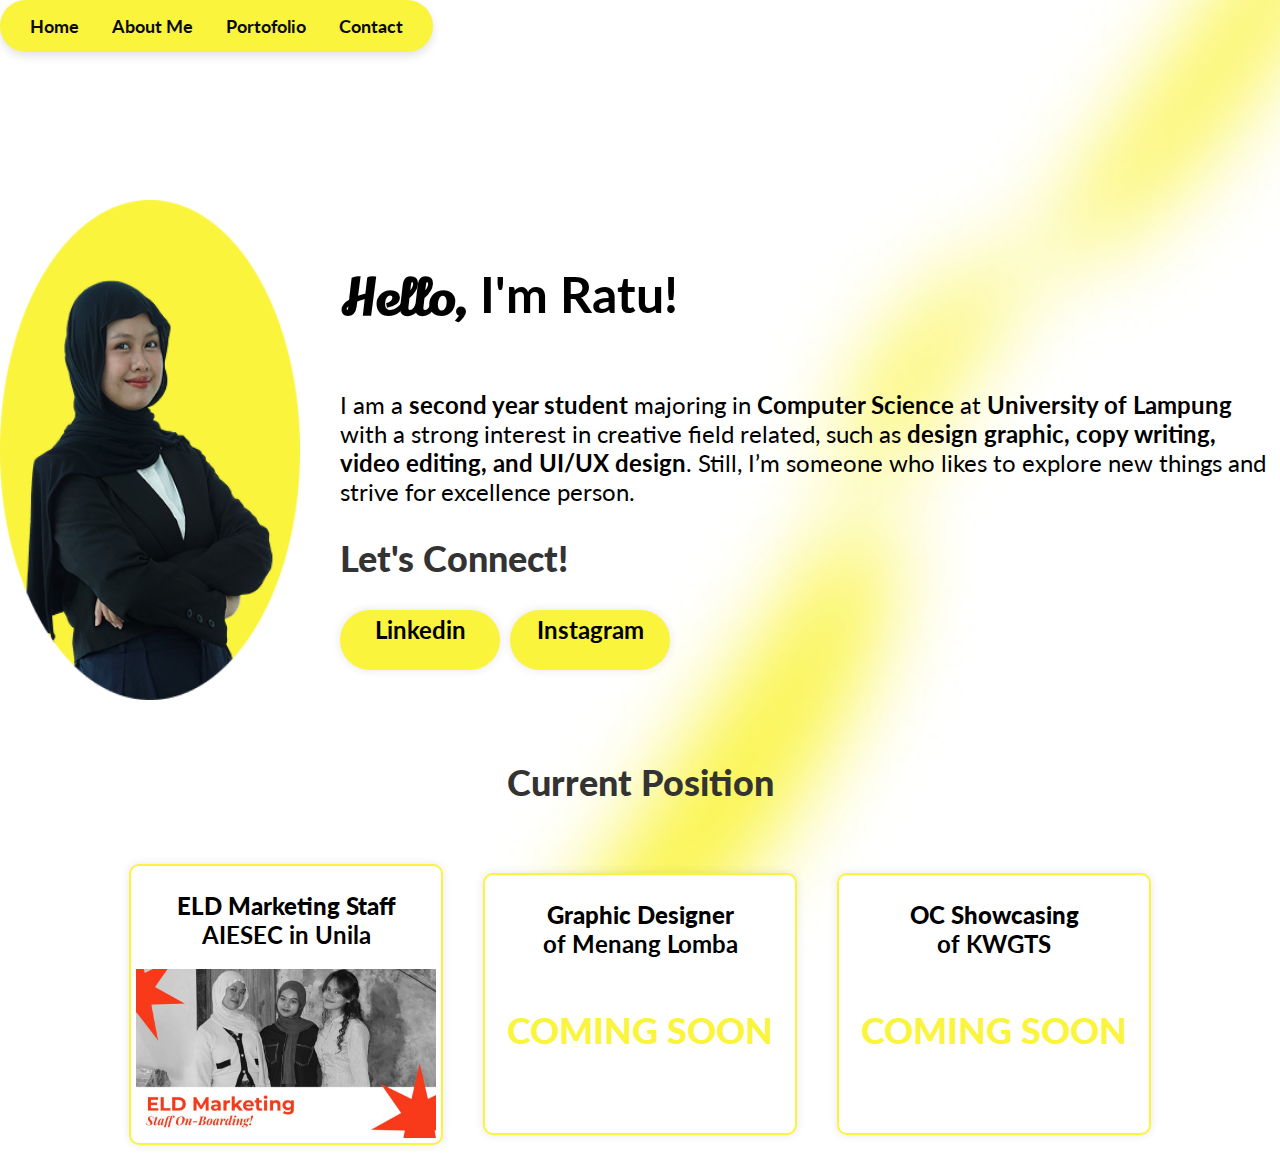
<file: index.html>
<!DOCTYPE html>
<html lang="en">
<head>
  <meta charset="UTF-8">
  <meta name="viewport" content="width=device-width, initial-scale=1.0">
  <title>Ratu's </title>
  <link href="https://cdn.jsdelivr.net/npm/bootstrap@5.3.5/dist/css/bootstrap.min.css" rel="stylesheet" integrity="sha384-SgOJa3DmI69IUzQ2PVdRZhwQ+dy64/BUtbMJw1MZ8t5HZApcHrRKUc4W0kG879m7" crossorigin="anonymous">
    <link href="https://fonts.googleapis.com/css2?family=Lato:wght@300;400;700&display=swap" rel="stylesheet">
    <link href="https://fonts.googleapis.com/css2?family=Lily+Script+One&display=swap" rel="stylesheet">
    <link rel="stylesheet" href="style.css">
<body>

    <div class="navbar">
        <nav class="navbar_wrapper">
            <ul class="nav-links">
                <li><a href="index.html">Home</a></li>
                <li class="dropdown">
                  <a href=" ">About Me</a>
                  <ul class="dropdown-menu">
                    <li><a href="profile.html">Profile</a></li>
                    <li><a href="experience.html">Experience</a></li>
                  </ul>
                </li>
                <li><a href="design.html">Portofolio</a></li>
                <li><a href="contact.html">Contact</a></li>
            </ul>
        </nav>
    </div>

    <div class="hero-section">
        <div class="top-content">
          <img src="ratu.png" class="Foto" />
          <div class="intro-text">
            <div class="judul">
                <h1 style="font-family: 'Lily Script One', cursive;">
                    Hello,
                   </h1>
                   <h1>I'm Ratu!</h1> 
            </div>
            <p style="font-size: 24px;">
              I am a <b>second year student</b> majoring in <b>Computer Science</b> at
              <b>University of Lampung</b> with a strong interest in creative field
              related, such as <b>design graphic, copy writing, video editing, and UI/UX design</b>.
              Still, I’m someone who likes to explore new things and strive for excellence person.
            </p>
            <h2>Let's Connect!</h2>
                <div class="judul">
                    <div class="link-btn"><a href="https://www.linkedin.com/in/ratuberlianarosfadilamachendra/" >Linkedin</a></div>                 
                    <div class="link-btn"><a href="https://www.instagram.com/ratubrliana/" >Instagram</a></div>   
                </div>
          </div>
        </div>


        <h2>Current Position</h2>

        <div class="top-content">
            <div class="box">
              <div class="text-wrapper">
                <a href="eld.html" style=" font-weight: 700; color: black; text-decoration: none;"><strong>ELD Marketing Staff</strong><br> AIESEC in Unila</a>
              </div>
              <div class="image-wrapper">
                <img src="background.jpg" alt="Eldora" width="150px" height="100px">
              </div> 
            </div>

            <div class="box">
              <div class="text-wrapper"> 
                <a href="" style=" font-weight: 700; color: black; text-decoration: none;"><strong>Graphic Designer</strong><br> of Menang Lomba</a>
              </div>
              <div class="image-wrapper" style="height: 150px;">
                <h2 style="color:#FAF43D;">COMING SOON</h2>
              </div>
            </div>

            <div class="box">
              <div class="text-wrapper"> 
                <a href="" style=" font-weight: 700; color: black; text-decoration: none;"><strong>OC Showcasing</strong><br> of KWGTS</a>
              </div>
              <div class="image-wrapper" style="height: 150px;">
                <h2 style="color:#FAF43D;">COMING SOON</h2>
              </div>
            </div>
        </div>
      
        
      </div>


  <!-- Footer 
  <footer class="text-center p-3 bg-light">
    <p>&copy; 2025 Ratu. All rights reserved.</p>
  </footer>
-->
  <script src="https://cdn.jsdelivr.net/npm/bootstrap@5.3.2/dist/js/bootstrap.bundle.min.js"></script>
</body>
</html>
</file>
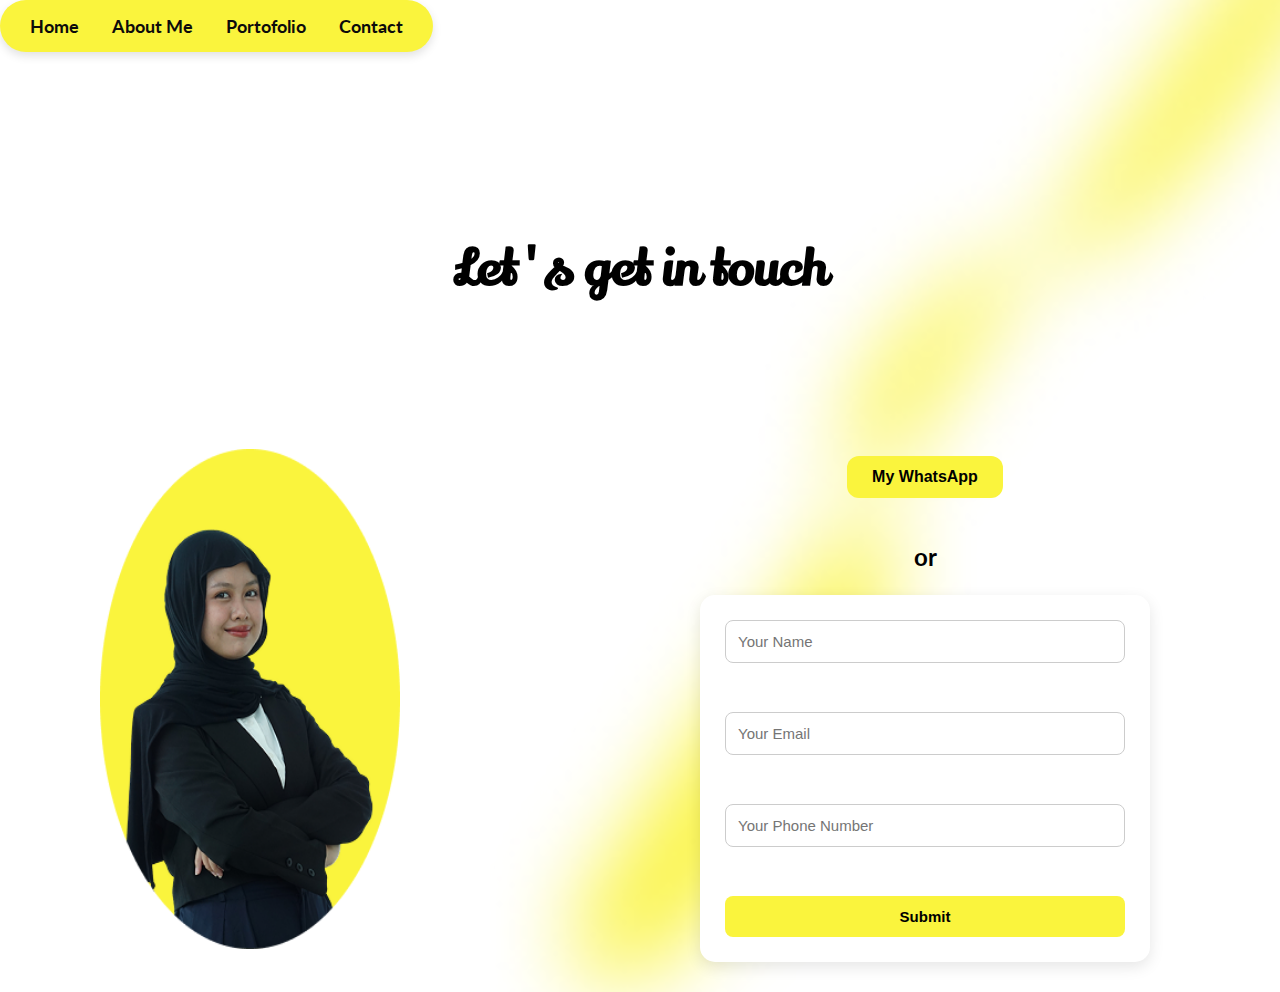
<file: contact.html>
<!DOCTYPE html>
<html lang="en">
<head>
  <meta charset="UTF-8">
  <meta name="viewport" content="width=device-width, initial-scale=1.0">
  <title>Ratu's</title>
  <link href="https://cdn.jsdelivr.net/npm/bootstrap@5.3.5/dist/css/bootstrap.min.css" rel="stylesheet" integrity="sha384-SgOJa3DmI69IUzQ2PVdRZhwQ+dy64/BUtbMJw1MZ8t5HZApcHrRKUc4W0kG879m7" crossorigin="anonymous">
    <link href="https://fonts.googleapis.com/css2?family=Lato:wght@300;400;700&display=swap" rel="stylesheet">
    <link href="https://fonts.googleapis.com/css2?family=Lily+Script+One&display=swap" rel="stylesheet">
    <link rel="stylesheet" href="style.css">


<body>
  
 <div class="navbar">
        <nav class="navbar_wrapper">
            <ul class="nav-links">
                <li><a href="index.html">Home</a></li>
                <li class="dropdown">
                  <a href=" ">About Me</a>
                  <ul class="dropdown-menu">
                    <li><a href="profile.html">Profile</a></li>
                    <li><a href="experience.html">Experience</a></li>
                  </ul>
                </li>
                <li><a href="design.html">Portofolio</a></li>
                <li><a href="contact.html">Contact</a></li>
            </ul>
        </nav>
    </div>
  
<div class="hero-section">
    <h1 style="font-family: 'Lily Script One', cursive;"">Let's get in touch</h1>
</div>
<div class="hero-section2">
    <div class="top-content2">
        <img src="ratu.png" class="Foto" />
        <div class="wrap">
            <a href="https://wa.me/6287897770515" target="_blank"> 
               <button class="whatsapp-btn">My WhatsApp</button>
            </a>
            <p style="font-size: 24px;font-weight: 700;">or</p>
            <!-- Form Email & No HP -->
            <form action="https://formsubmit.co/ratubrliana@gmail.com" method="POST">
            <input type="text" name="name" placeholder="Your Name" required><br>
            <input type="email" name="email" placeholder="Your Email" required><br>
            <input type="tel" name="phone" placeholder="Your Phone Number"><br>

            <!-- anti spam -->
            <input type="hidden" name="_captcha" value="false">
            
            <button type="submit">Submit</button>
            </form>
        </div>
    </div>
</div>
  
  <!-- Footer 
  <footer class="text-center p-3 bg-light">
    <p>&copy; 2025 Ratu. All rights reserved.</p>
  </footer>
-->
  <script src="https://cdn.jsdelivr.net/npm/bootstrap@5.3.2/dist/js/bootstrap.bundle.min.js"></script>
</body>
</html>
</file>
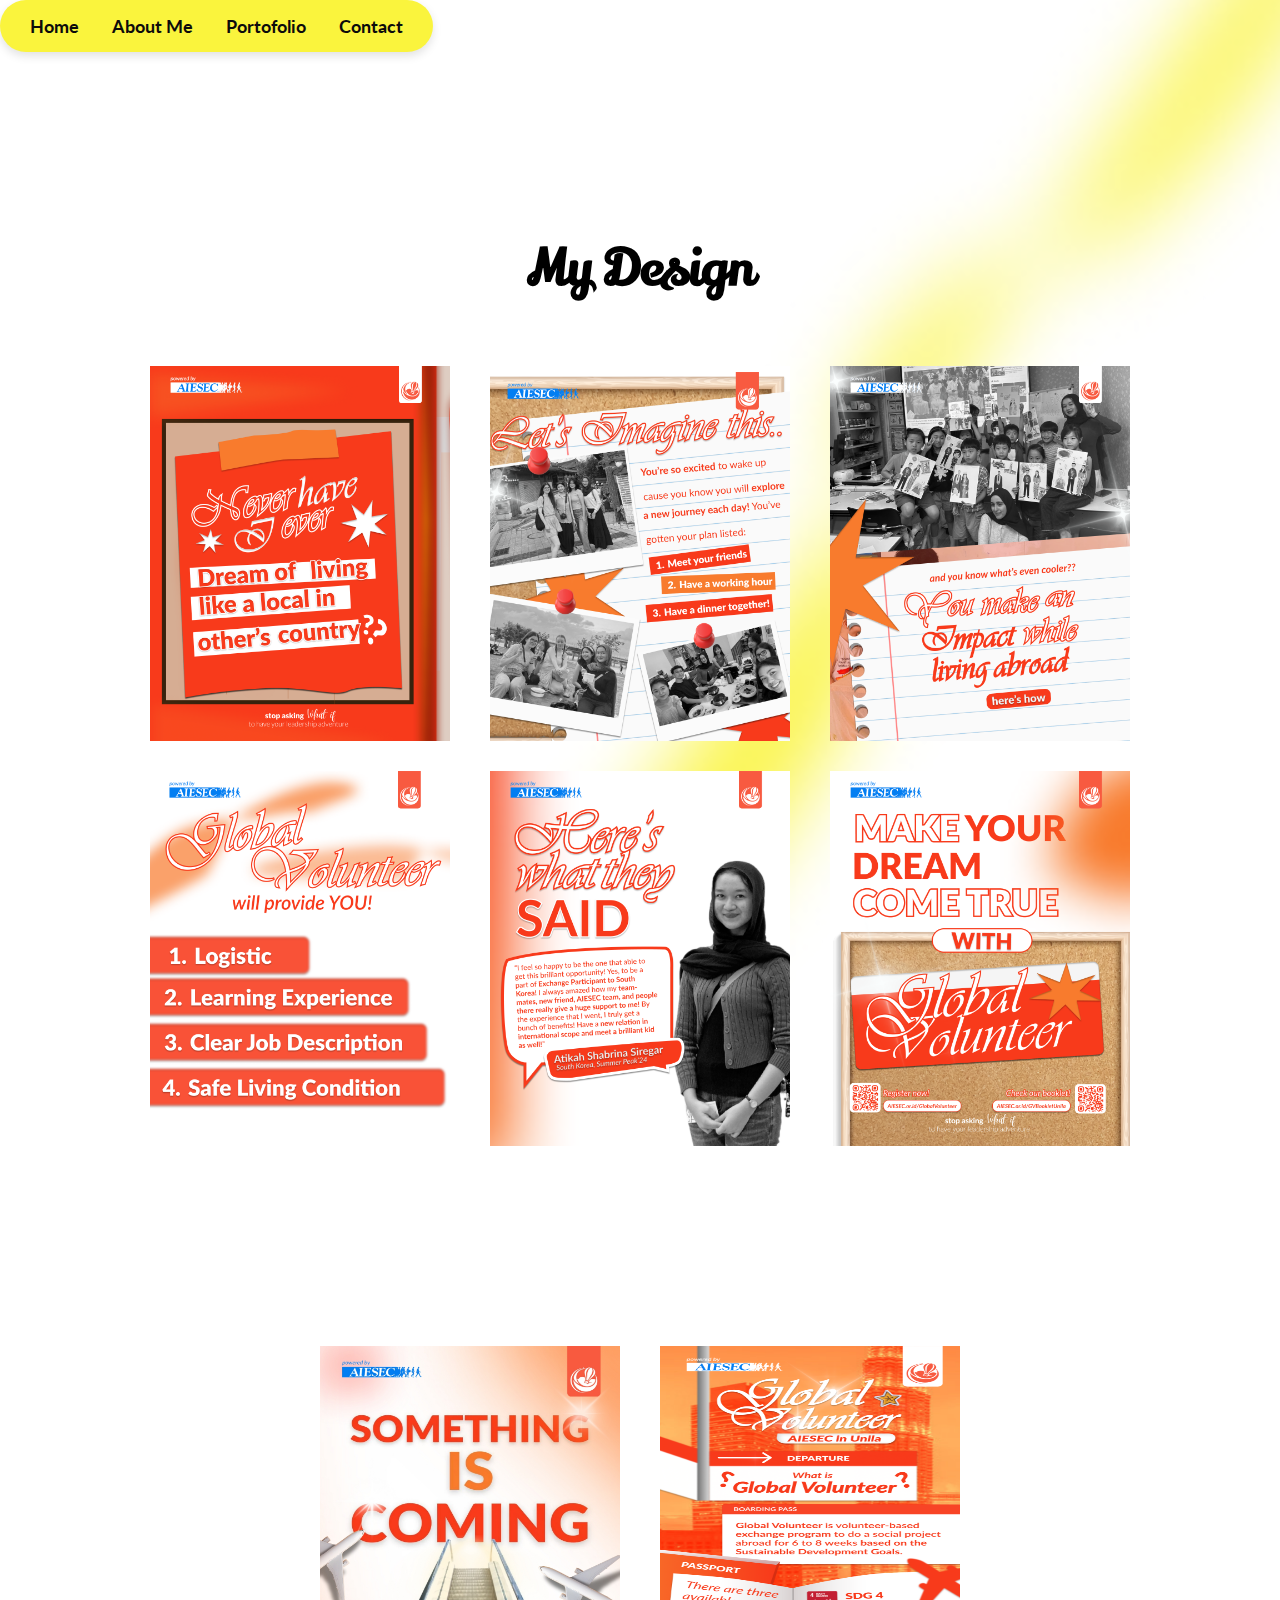
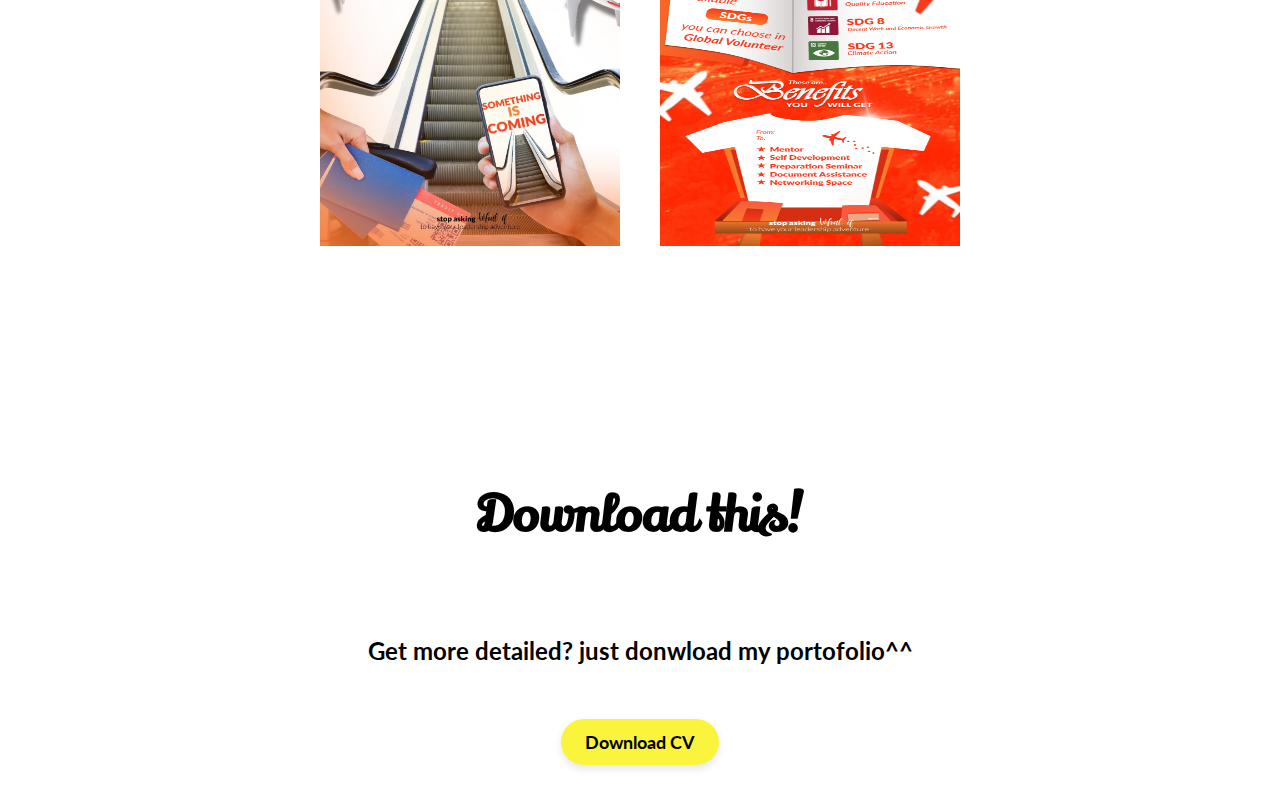
<file: design.html>
<!DOCTYPE html>
<html lang="en">
<head>
  <meta charset="UTF-8">
  <meta name="viewport" content="width=device-width, initial-scale=1.0">
  <title>Ratu's</title>
  <link href="https://cdn.jsdelivr.net/npm/bootstrap@5.3.5/dist/css/bootstrap.min.css" rel="stylesheet" integrity="sha384-SgOJa3DmI69IUzQ2PVdRZhwQ+dy64/BUtbMJw1MZ8t5HZApcHrRKUc4W0kG879m7" crossorigin="anonymous">
    <link href="https://fonts.googleapis.com/css2?family=Lato:wght@300;400;700&display=swap" rel="stylesheet">
    <link href="https://fonts.googleapis.com/css2?family=Lily+Script+One&display=swap" rel="stylesheet">
    <link rel="stylesheet" href="style.css">
<body>
  
 <div class="navbar">
        <nav class="navbar_wrapper">
            <ul class="nav-links">
                <li><a href="index.html">Home</a></li>
                <li class="dropdown">
                  <a href=" ">About Me</a>
                  <ul class="dropdown-menu">
                    <li><a href="profile.html">Profile</a></li>
                    <li><a href="experience.html">Experience</a></li>
                  </ul>
                </li>
                <li><a href="design.html">Portofolio</a></li>
                <li><a href="contact.html">Contact</a></li>
            </ul>
        </nav>
    </div>

    <div class="hero-section">
        <h1 style="font-family: 'Lily Script One', cursive;">My Design</h1>
        <div class="top-content">
            <img src="Instagram post - 1.png" alt="" width="300px">
            <img src="Lets imagine this.png" alt="" width="300px">
            <img src="Instagram post - 4.png" alt="" width="300px">
        </div>
        <div class="top-content">
            <img src="Choose your dream country.png" alt="" width="300px">
            <img src="Instagram post - 6.png" alt="" width="300px">
            <img src="Make your dream come true with Global Volunteer.png" alt="" width="300px">
        </div>
    </div>

    <div class="hero-section">
        <div class="top-content">
            <img src="Cover Teaser Reels GV Batch 2_White Ver.jpg" alt="" width="300px" height="500px">
            <img src="GSTAND BANNER GV.png" alt="" width="300px" height="500px">
        </div>
    </div>

    <div class="hero-section">
        <h1 style="font-family: 'Lily Script One', cursive;">Download this!</h1>
        <h3>Get more detailed? just donwload my portofolio^^</h3>
        <a href="portofolio.pdf" download class="download-btn">Download CV</a>

    </div>



        

  <!-- Footer 
  <footer class="text-center p-3 bg-light">
    <p>&copy; 2025 Ratu. All rights reserved.</p>
  </footer>
-->
  <script src="https://cdn.jsdelivr.net/npm/bootstrap@5.3.2/dist/js/bootstrap.bundle.min.js"></script>
</body>
</html>
</file>
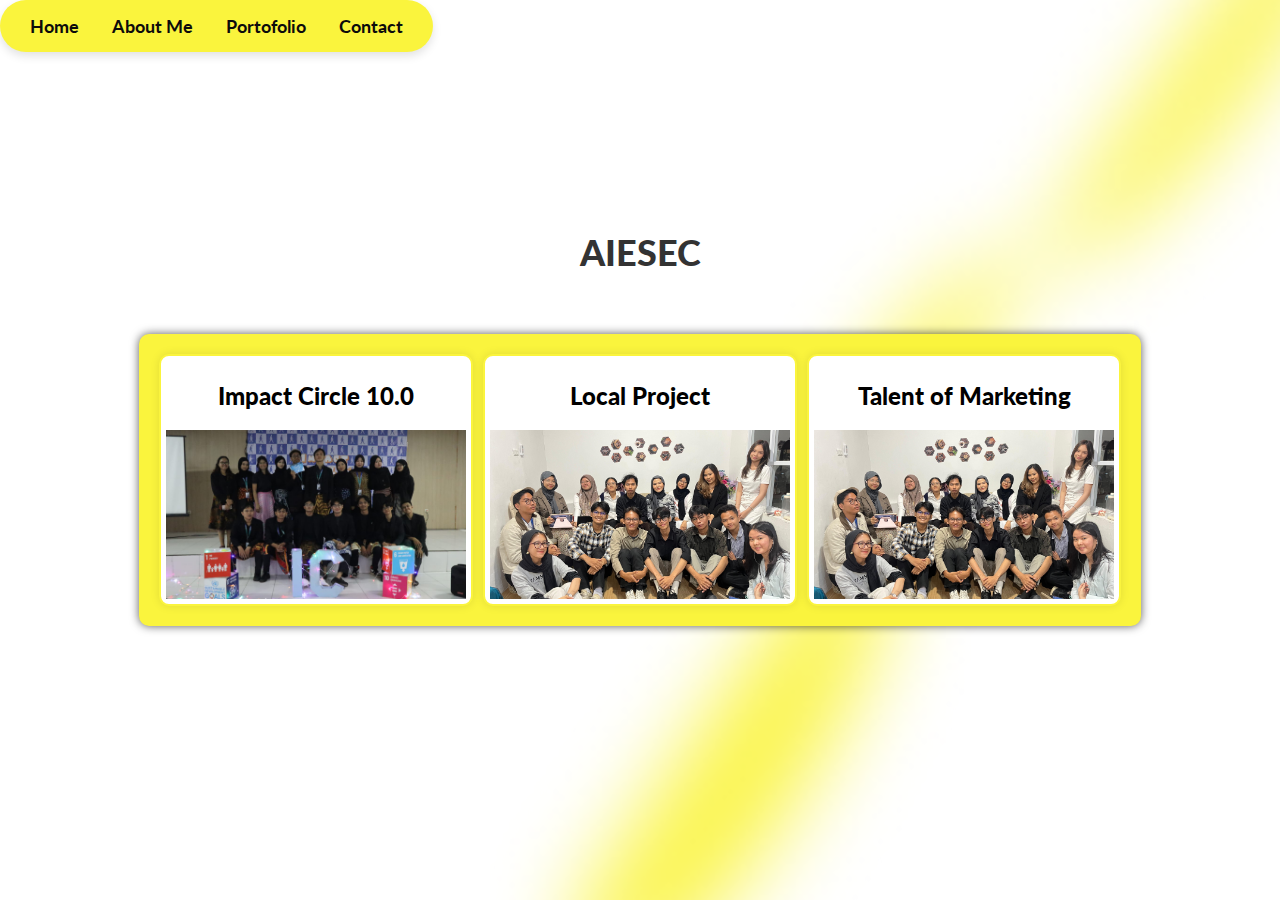
<file: experience.html>
<!DOCTYPE html>
<html lang="en">
<head>
  <meta charset="UTF-8">
  <meta name="viewport" content="width=device-width, initial-scale=1.0">
  <title>Ratu's</title>
  <link href="https://cdn.jsdelivr.net/npm/bootstrap@5.3.5/dist/css/bootstrap.min.css" rel="stylesheet" integrity="sha384-SgOJa3DmI69IUzQ2PVdRZhwQ+dy64/BUtbMJw1MZ8t5HZApcHrRKUc4W0kG879m7" crossorigin="anonymous">
    <link href="https://fonts.googleapis.com/css2?family=Lato:wght@300;400;700&display=swap" rel="stylesheet">
    <link href="https://fonts.googleapis.com/css2?family=Lily+Script+One&display=swap" rel="stylesheet">
    <link rel="stylesheet" href="style.css">
<body>
 <div class="navbar">
        <nav class="navbar_wrapper">
            <ul class="nav-links">
                <li><a href="index.html">Home</a></li>
                <li class="dropdown">
                  <a href=" ">About Me</a>
                  <ul class="dropdown-menu">
                    <li><a href="profile.html">Profile</a></li>
                    <li><a href="experience.html">Experience</a></li>
                  </ul>
                </li>
                <li><a href="design.html">Portofolio</a></li>
                <li><a href="contact.html">Contact</a></li>
            </ul>
        </nav>
    </div>

    <div class="hero-section">
            <h2 style="font-weight: 1000;">
                AIESEC
            </h2> 
            <div class="boxwide2">
                <div class="box">
                    <div class="text-wrapper">
                    <a href="ic.html" style=" font-weight: 700; color: black; text-decoration: none;"><strong>Impact Circle 10.0</strong></a>
                    </div>
                    <div class="image-wrapper">
                    <img src="impactcircle.jpg" alt="Eldora" width="150px" height="100px">
                    </div> 
                </div>
                <div class="box">
                    <div class="text-wrapper">
                    <a href="" style=" font-weight: 700; color: black; text-decoration: none;"><strong>Local Project</strong></a>
                    </div>
                    <div class="image-wrapper">
                    <img src="localproject.jpg" alt="localproject" width="150px" height="100px">
                    </div> 
                </div>
                <div class="box">
                    <div class="text-wrapper">
                    <a href="" style=" font-weight: 700; color: black; text-decoration: none;"><strong>Talent of Marketing</strong></a>
                    </div>
                    <div class="image-wrapper">
                    <img src="localproject.jpg" alt="Marketing" width="150px" height="100px">
                    </div> 
                </div>
            
            </div>    
         </div>

        

  <!-- Footer 
  <footer class="text-center p-3 bg-light">
    <p>&copy; 2025 Ratu. All rights reserved.</p>
  </footer>
-->
  <script src="https://cdn.jsdelivr.net/npm/bootstrap@5.3.2/dist/js/bootstrap.bundle.min.js"></script>
</body>
</html>
</file>
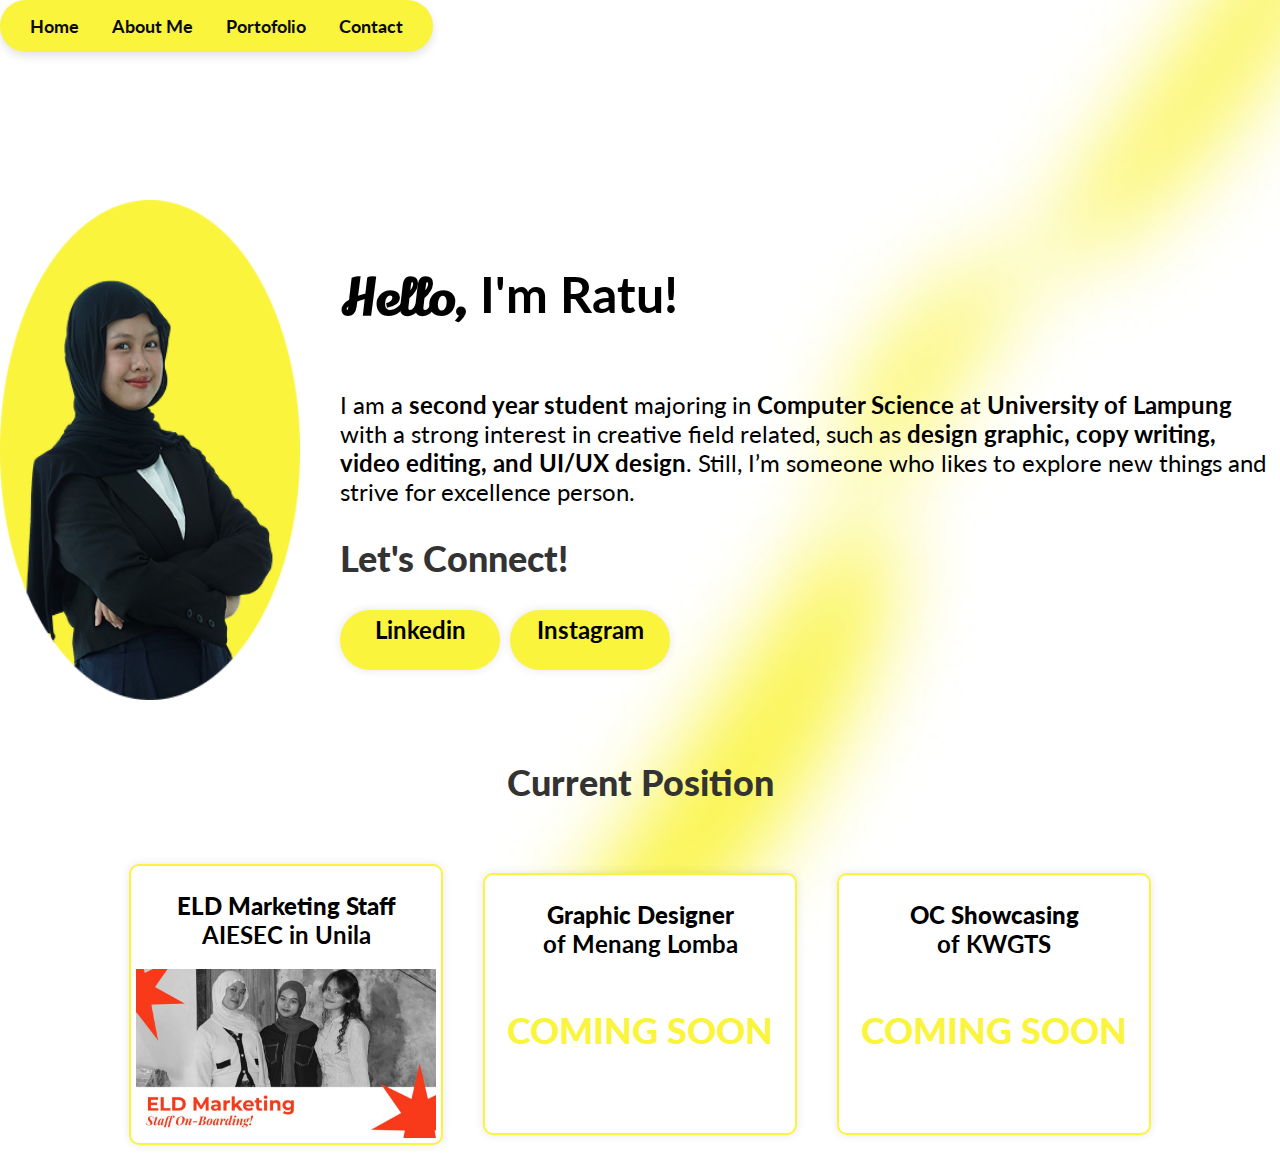
<file: home.html>
<!DOCTYPE html>
<html lang="en">
<head>
  <meta charset="UTF-8">
  <meta name="viewport" content="width=device-width, initial-scale=1.0">
  <title>Ratu's </title>
  <link href="https://cdn.jsdelivr.net/npm/bootstrap@5.3.5/dist/css/bootstrap.min.css" rel="stylesheet" integrity="sha384-SgOJa3DmI69IUzQ2PVdRZhwQ+dy64/BUtbMJw1MZ8t5HZApcHrRKUc4W0kG879m7" crossorigin="anonymous">
    <link href="https://fonts.googleapis.com/css2?family=Lato:wght@300;400;700&display=swap" rel="stylesheet">
    <link href="https://fonts.googleapis.com/css2?family=Lily+Script+One&display=swap" rel="stylesheet">
    <link rel="stylesheet" href="style.css">
<body>

    <div class="navbar">
        <nav class="navbar_wrapper">
            <ul class="nav-links">
                <li><a href="home.html">Home</a></li>
                <li class="dropdown">
                  <a href=" ">About Me</a>
                  <ul class="dropdown-menu">
                    <li><a href="profile.html">Profile</a></li>
                    <li><a href="experience.html">Experience</a></li>
                  </ul>
                </li>
                <li><a href="design.html">Portofolio</a></li>
                <li><a href="contact.html">Contact</a></li>
            </ul>
        </nav>
    </div>

    <div class="hero-section">
        <div class="top-content">
          <img src="ratu.png" class="Foto" />
          <div class="intro-text">
            <div class="judul">
                <h1 style="font-family: 'Lily Script One', cursive;">
                    Hello,
                   </h1>
                   <h1>I'm Ratu!</h1> 
            </div>
            <p style="font-size: 24px;">
              I am a <b>second year student</b> majoring in <b>Computer Science</b> at
              <b>University of Lampung</b> with a strong interest in creative field
              related, such as <b>design graphic, copy writing, video editing, and UI/UX design</b>.
              Still, I’m someone who likes to explore new things and strive for excellence person.
            </p>
            <h2>Let's Connect!</h2>
                <div class="judul">
                    <div class="link-btn"><a href="https://www.linkedin.com/in/ratuberlianarosfadilamachendra/" >Linkedin</a></div>                 
                    <div class="link-btn"><a href="https://www.instagram.com/ratubrliana/" >Instagram</a></div>   
                </div>
          </div>
        </div>


        <h2>Current Position</h2>

        <div class="top-content">
            <div class="box">
              <div class="text-wrapper">
                <a href="eld.html" style=" font-weight: 700; color: black; text-decoration: none;"><strong>ELD Marketing Staff</strong><br> AIESEC in Unila</a>
              </div>
              <div class="image-wrapper">
                <img src="background.jpg" alt="Eldora" width="150px" height="100px">
              </div> 
            </div>

            <div class="box">
              <div class="text-wrapper"> 
                <a href="" style=" font-weight: 700; color: black; text-decoration: none;"><strong>Graphic Designer</strong><br> of Menang Lomba</a>
              </div>
              <div class="image-wrapper" style="height: 150px;">
                <h2 style="color:#FAF43D;">COMING SOON</h2>
              </div>
            </div>

            <div class="box">
              <div class="text-wrapper"> 
                <a href="" style=" font-weight: 700; color: black; text-decoration: none;"><strong>OC Showcasing</strong><br> of KWGTS</a>
              </div>
              <div class="image-wrapper" style="height: 150px;">
                <h2 style="color:#FAF43D;">COMING SOON</h2>
              </div>
            </div>
        </div>
      
        
      </div>


  <!-- Footer 
  <footer class="text-center p-3 bg-light">
    <p>&copy; 2025 Ratu. All rights reserved.</p>
  </footer>
-->
  <script src="https://cdn.jsdelivr.net/npm/bootstrap@5.3.2/dist/js/bootstrap.bundle.min.js"></script>
</body>
</html>
</file>
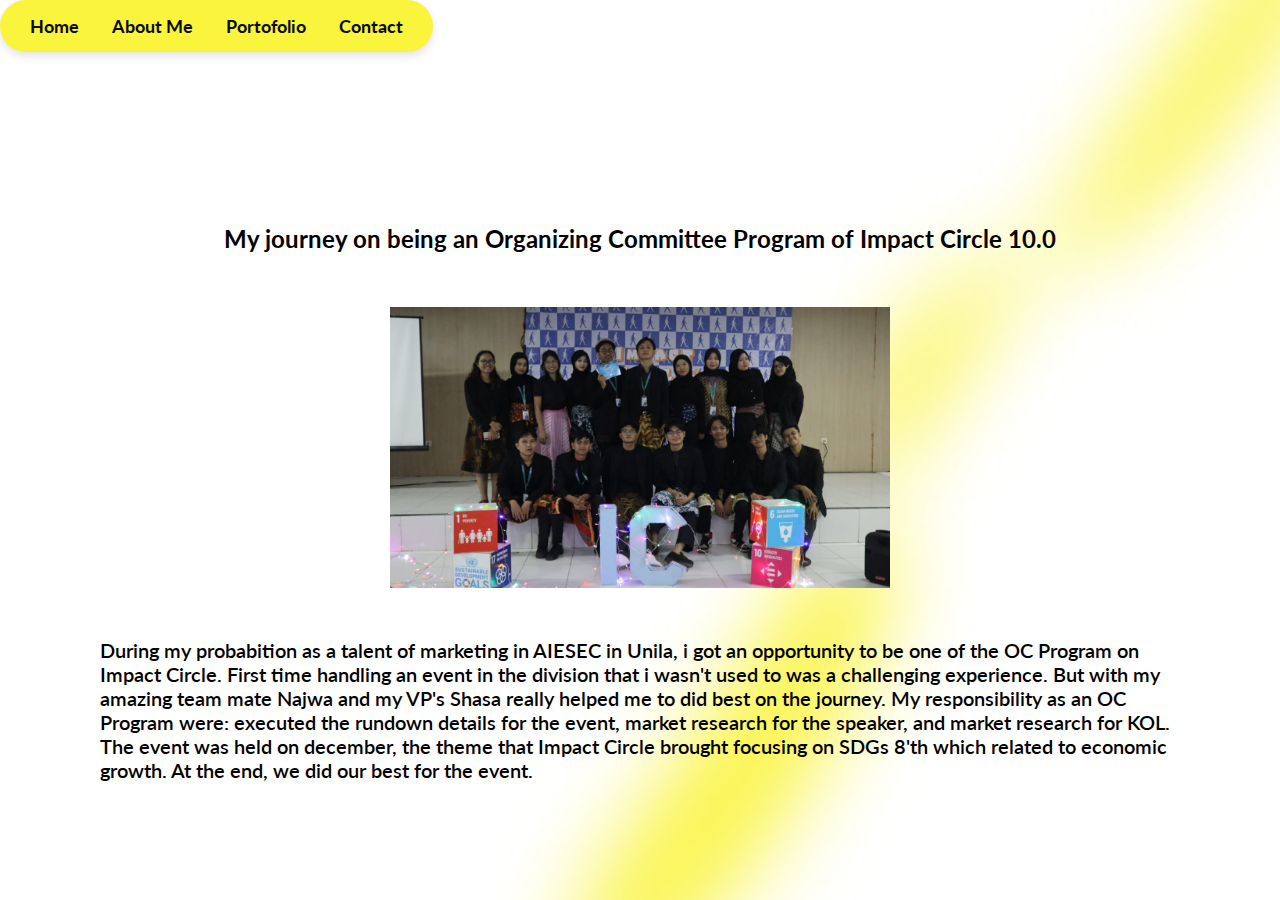
<file: ic.html>
<!DOCTYPE html>
<html lang="en">
<head>
  <meta charset="UTF-8">
  <meta name="viewport" content="width=device-width, initial-scale=1.0">
  <title>Ratu's</title>
  <link href="https://cdn.jsdelivr.net/npm/bootstrap@5.3.5/dist/css/bootstrap.min.css" rel="stylesheet" integrity="sha384-SgOJa3DmI69IUzQ2PVdRZhwQ+dy64/BUtbMJw1MZ8t5HZApcHrRKUc4W0kG879m7" crossorigin="anonymous">
    <link href="https://fonts.googleapis.com/css2?family=Lato:wght@300;400;700&display=swap" rel="stylesheet">
    <link href="https://fonts.googleapis.com/css2?family=Lily+Script+One&display=swap" rel="stylesheet">
    <link rel="stylesheet" href="style.css">
<body>

    <div class="navbar">
        <nav class="navbar_wrapper">
            <ul class="nav-links">
                <li><a href="home.html">Home</a></li>
                <li class="dropdown">
                  <a href=" ">About Me</a>
                  <ul class="dropdown-menu">
                    <li><a href="profile.html">Profile</a></li>
                    <li><a href="experience.html">Experience</a></li>
                  </ul>
                </li>
                <li><a href="design.html">Portofolio</a></li>
                <li><a href="contact.html">Contact</a></li>
            </ul>
        </nav>
    </div>

<div class="hero-section">
    <h3>My journey on being an Organizing Committee Program of Impact Circle 10.0 </h1>
    <img src="impactcircle.jpg" alt="" width="500px">
        <p style="font-weight: 600 ; margin-left: 100px; margin-right: 100px; font-size: 20px;">
            During my probabition as a talent of marketing in AIESEC in Unila, i got an opportunity to be one of the OC Program on Impact Circle. First time handling an event in the division that i wasn't used to was a challenging experience. But with my amazing team mate Najwa and my VP's Shasa really helped me to did best on the journey. My responsibility as an OC Program were: 
            executed the rundown details for the event, market research for the speaker, and market research for KOL.
            <br>The event was held on december, the theme that Impact Circle brought focusing on SDGs 8'th which related to economic growth. At the end, we did our best for the event.
        </p>
   
</div>

  <!-- Footer 
  <footer class="text-center p-3 bg-light">
    <p>&copy; 2025 Ratu. All rights reserved.</p>
  </footer>
-->
  <script src="https://cdn.jsdelivr.net/npm/bootstrap@5.3.2/dist/js/bootstrap.bundle.min.js"></script>
</body>
</html>
</file>
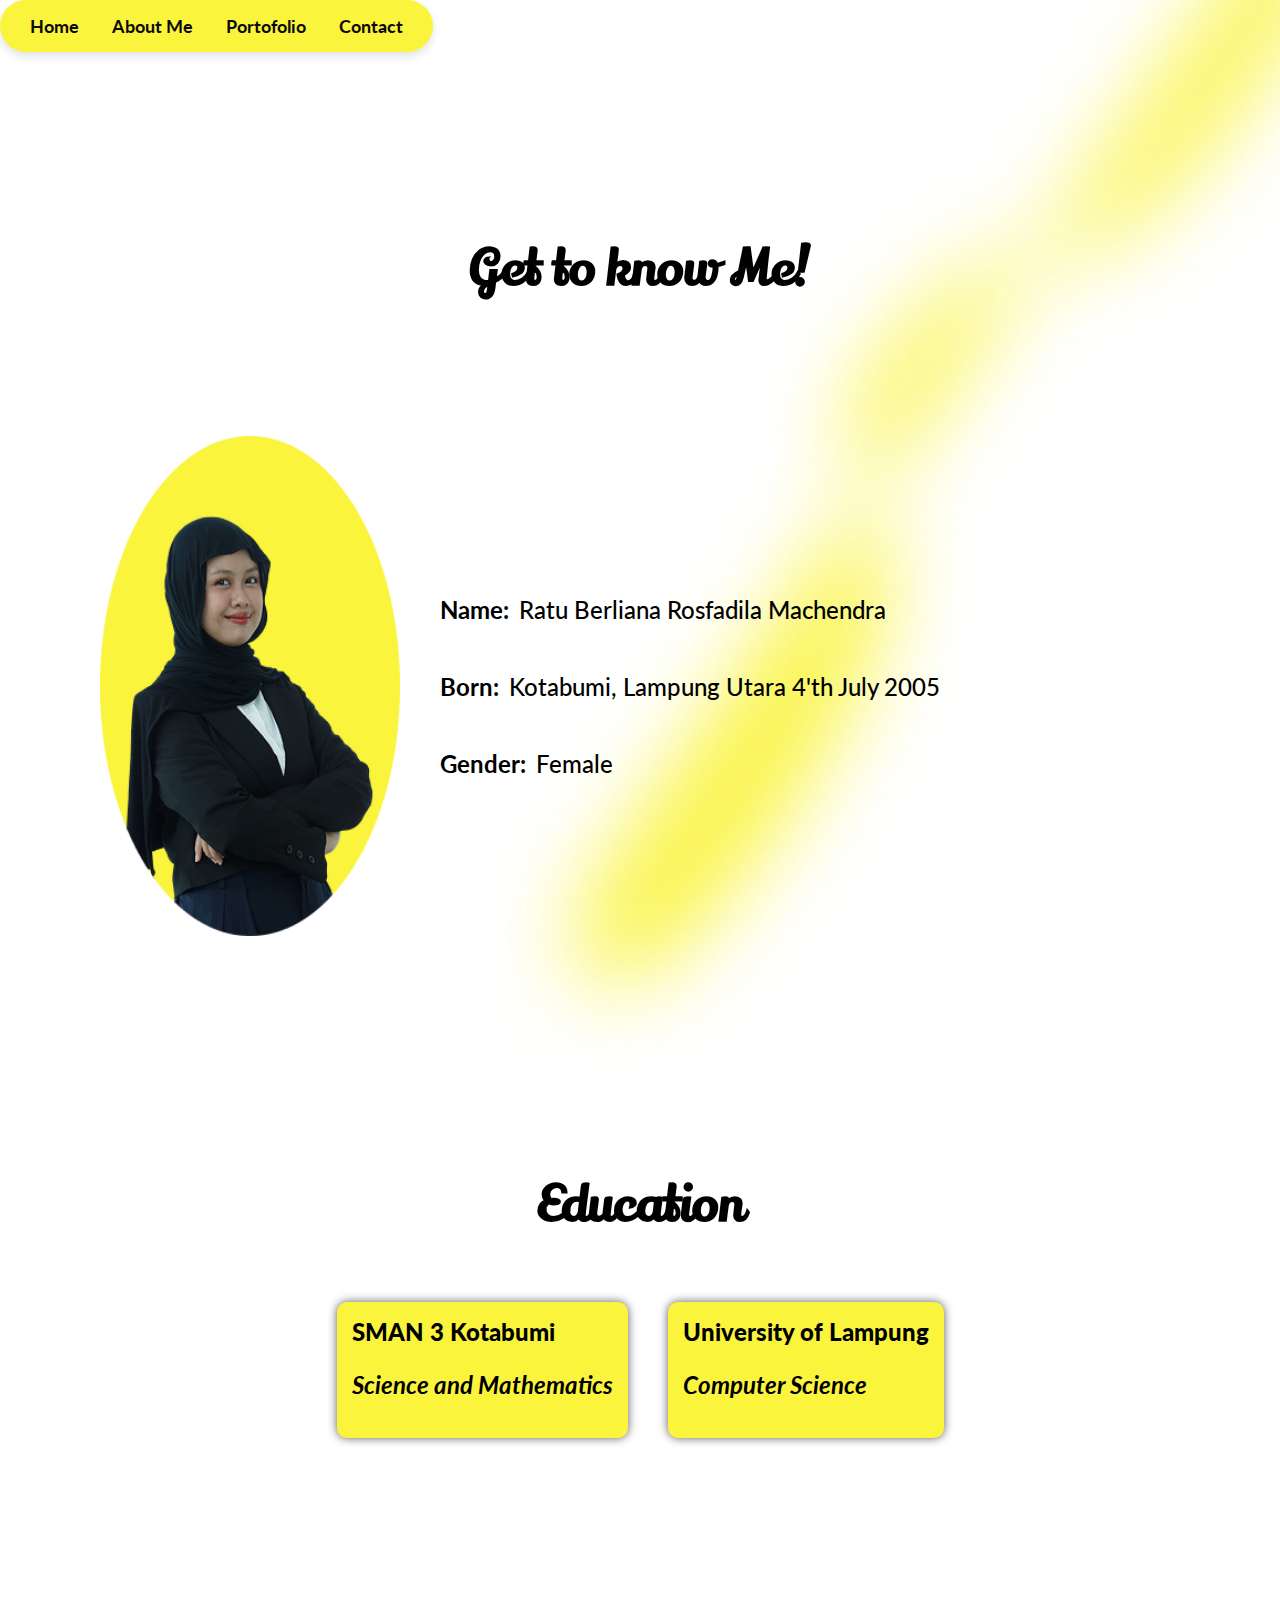
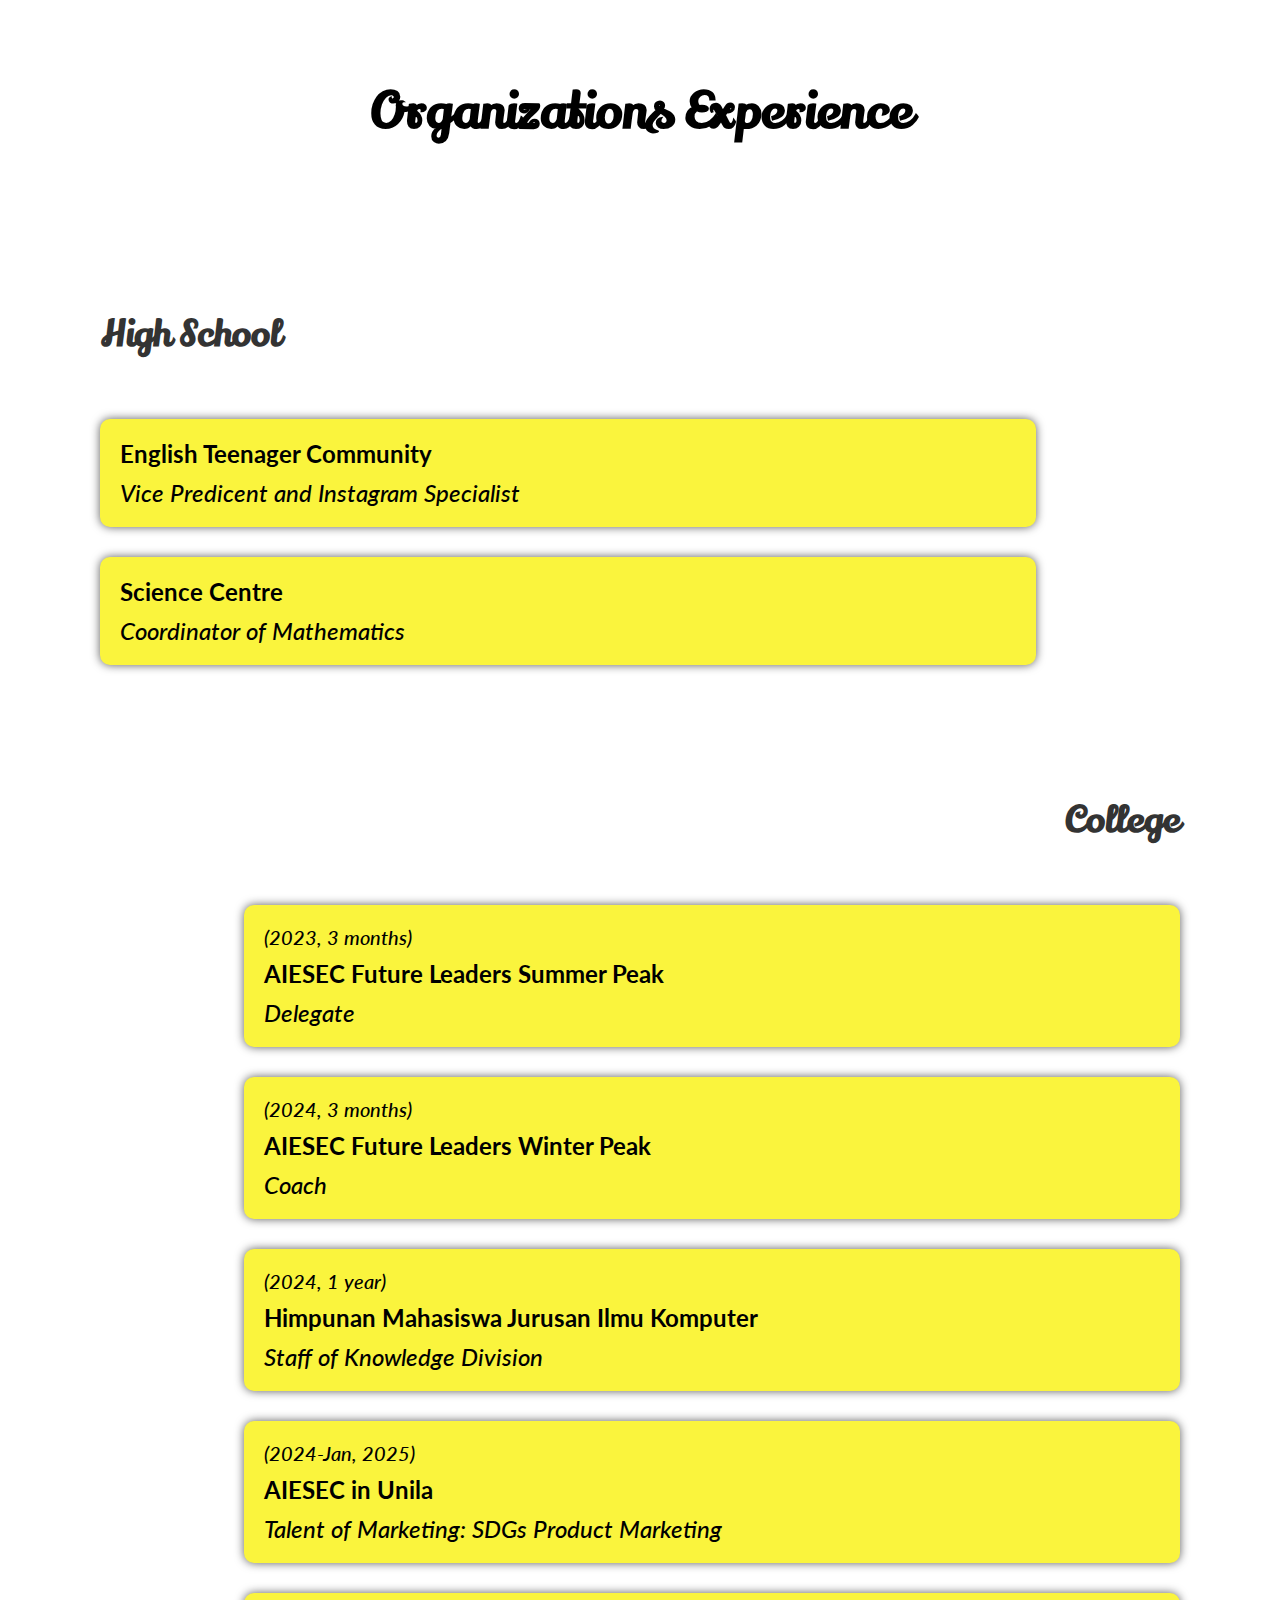
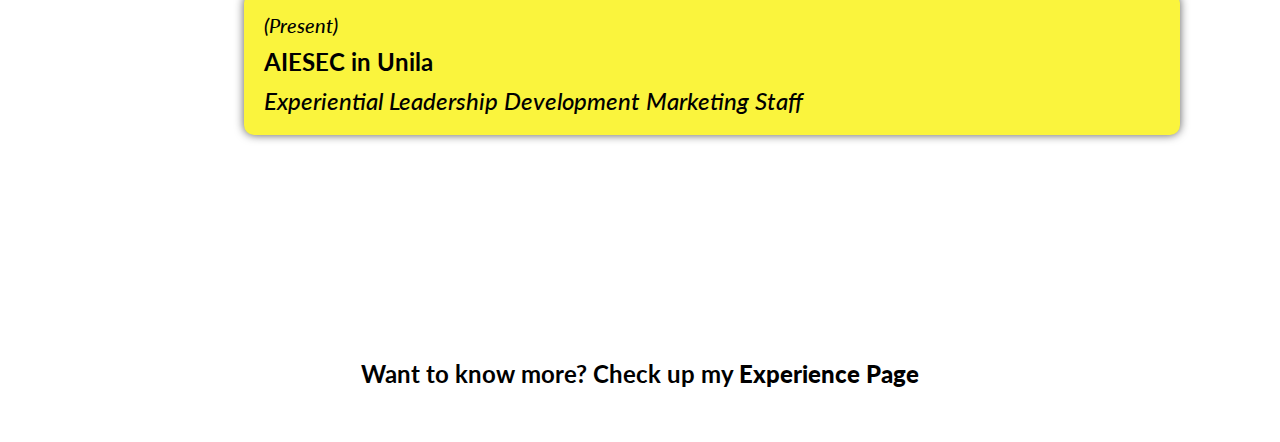
<file: profile.html>
<!DOCTYPE html>
<html lang="en">
<head>
  <meta charset="UTF-8">
  <meta name="viewport" content="width=device-width, initial-scale=1.0">
  <title>Ratu's</title>
  <link href="https://cdn.jsdelivr.net/npm/bootstrap@5.3.5/dist/css/bootstrap.min.css" rel="stylesheet" integrity="sha384-SgOJa3DmI69IUzQ2PVdRZhwQ+dy64/BUtbMJw1MZ8t5HZApcHrRKUc4W0kG879m7" crossorigin="anonymous">
    <link href="https://fonts.googleapis.com/css2?family=Lato:wght@300;400;700&display=swap" rel="stylesheet">
    <link href="https://fonts.googleapis.com/css2?family=Lily+Script+One&display=swap" rel="stylesheet">
    <link rel="stylesheet" href="style.css">
<body>

    <div class="navbar">
        <nav class="navbar_wrapper">
            <ul class="nav-links">
                <li><a href="index.html">Home</a></li>
                <li class="dropdown">
                  <a href=" ">About Me</a>
                  <ul class="dropdown-menu">
                    <li><a href="profile.html">Profile</a></li>
                    <li><a href="experience.html">Experience</a></li>
                  </ul>
                </li>
                <li><a href="design.html">Portofolio</a></li>
                <li><a href="contact.html">Contact</a></li>
            </ul>
        </nav>
    </div>
    
    <div class="hero-section">
        <h1 style="font-family: 'Lily Script One', cursive;">
           Get to know Me!
           </h1>
    </div>
    
    <div class="hero-section2">
        <div class="top-content">
          <img src="ratu.png" class="Foto" />
          <div class="intro-text">
            <div class="judul"><h3>Name:</h3> <h3 style="font-weight: 500;">Ratu Berliana Rosfadila Machendra</h3></div>
            <div class="judul"><h3>Born:</h3> <h3 style="font-weight: 500;">Kotabumi, Lampung Utara 4'th July 2005</h3></div>
            <div class="judul"><h3>Gender:</h3> <h3 style="font-weight: 500;">Female</div>
          </div>
        </div>
    </div>

    <div class="hero-section">
        <h1 style="font-family: 'Lily Script One', cursive;">
            Education
        </h1> 
        <div class="top-content">
            <div class="box2">
                <b>SMAN 3 Kotabumi</b>
                <p><i>Science and Mathematics</i></p>
            </div>
            <div class="box2">
               <b>University of Lampung</b>
                <p><i>Computer Science</i></p>
            </div>
        </div>
    </div>

    <div class="hero-section">
        <h1 style="font-family: 'Lily Script One', cursive;">
           Organizations Experience
            </h1>
    </div>

    <div class="hero-section2">
        <h2 style="font-family: 'Lily Script One', cursive;">
            High School
        </h2> 

        <div class="boxwide">
            <b>English Teenager Community</b>
            <i>Vice Predicent and Instagram Specialist</i>
        </div>
        <div class="boxwide">
            <b>Science Centre</b>
            <i>Coordinator of Mathematics</i>
        </div>
    </div>

    <div class="hero-section3">
        <h2 style="font-family: 'Lily Script One', cursive;">
            College
        </h2> 
        <div class="boxwide">
            <i style="font-size: 20px; font-size: 700;">(2023, 3 months)</i>
            <b>AIESEC Future Leaders Summer Peak</b>
            <i>Delegate</i>
        </div>
        <div class="boxwide">
            <i style="font-size: 20px; font-size: 700;">(2024, 3 months)</i>
            <b>AIESEC Future Leaders Winter Peak</b>
            <i>Coach</i>
        </div>
        <div class="boxwide">
            <i style="font-size: 20px; font-size: 700;">(2024, 1 year)</i>
            <b>Himpunan Mahasiswa Jurusan Ilmu Komputer</b>
            <i>Staff of Knowledge Division</i>
        </div>
        <div class="boxwide">
            <i style="font-size: 20px; font-size: 700;">(2024-Jan, 2025)</i>
            <b>AIESEC in Unila</b>
            <i>Talent of Marketing: SDGs Product Marketing</i>
        </div>

        <div class="boxwide">
            <i style="font-size: 20px; font-size: 700;">(Present)</i>
            <b>AIESEC in Unila</b>
            <i>Experiential Leadership Development Marketing Staff</i>
        </div>
    </div>

          
    <div class="hero-section">
        <h3 >
           Want to know more? Check up my <a href="experience.html"><b>Experience Page
           </b></a>
        </h3>
    </div>

  <!-- Footer 
  <footer class="text-center p-3 bg-light">
    <p>&copy; 2025 Ratu. All rights reserved.</p>
  </footer>
-->
  <script src="https://cdn.jsdelivr.net/npm/bootstrap@5.3.2/dist/js/bootstrap.bundle.min.js"></script>
</body>
</html>
</file>
<file: style.css>
body {
    width: 100vw;
    height: fit-content;
    gap: 20px;
   margin: 0;
   margin-bottom: 30px;
   padding: 0;
    
    flex-direction: column;
    background-image: url('bg.png');
    background-size: cover;
    background-position: center;
    background-repeat: no-repeat;
    background-attachment: fixed;
    font-family: 'Lato', sans-serif;
  }

h1{
    font-size: 50px;
    font-weight: 700;
}

h2{
    font-size: 32px;
    font-weight: 700;
}

h3{
    font-size: 24px;
    font-weight: 700;
}
.navbar{
    margin-bottom: 200px;
    position: absolute;
    top: 0;
    left: 50%;
    transform: translateX(-50%);
    width: 100vw;
    height: 15vh;
    justify-content: center;
    align-items: center;
}
.navbar_wrapper{
  display: flex;
  justify-content: space-between;
  background-color: #FAF43D;
  border-radius: 30px;
  padding: 15px;
  box-shadow: 0 4px 10px rgba(0, 0, 0, 0.116);
  width: fit-content;
  height: fit-content;
}

.nav-links {
    list-style: none;
    display: flex;
    gap: 3px;
    justify-content: center;
    align-items: center;
    margin: 0;
    padding: 0;
}

.nav-links li {
    margin: 0 15px;
    position: relative;
}
.nav-links a {
    text-decoration: none;
    color: rgb(12, 11, 11);
    font-size: 18px;
    font-weight: 700;
}
.nav-links a:hover {
    color: #ff9900; 
}

.nav-links .dropdown-menu {
    display: none;
    position: absolute;
    top: 35px;
    left: 0;
    background-color: #FAF43D;
    list-style: none;
    padding: 0;
    margin: 0;
    min-width: 150px;
    border-radius: 5px;
    z-index: 1000;
    text-align: start;
}

.nav-links .dropdown-menu li a {
    padding: 10px;
    
}



.nav-links .dropdown:hover .dropdown-menu {
    display: block;
}

@media (max-width: 768px) {
    .nav-links {
        flex-direction: row;
        align-items: center;
        justify-content: space-between;
        gap: 10px;

    }

    .nav-links li {
        margin: 10px 0;
    }
    .navbar_wrapper{
        align-items: start;

    }
    .navbar{
        justify-content: center;
    }
}


.judul{
    display: flex;
    margin: 0;
    padding: 0;
    gap: 10px;
}

.Foto{
    width: 300px;
    height: 500px;
}

.box{
    border: 2px solid #FAF43D;
    background-color: #ffffff;
    display: flex;
    flex-direction: column;
    width: 300px;
    border-radius: 10px;
    padding: 5px;
    overflow: hidden;
    align-items: center;
    justify-content: start;
    text-align: center;
    transition: transform 0.3s ease, box-shadow 0.3s ease;
    box-shadow: 0 0 10px rgba(0,0,0,0.1);
}

.box:hover {
    transform: translateY(-10px);
    box-shadow: 0 10px 20px rgba(0, 0, 0, 0.2);
    cursor: pointer;
  }

.box2{
    border-radius: 10px;
    padding: 15px;
    background-color:rgb(250, 244, 61);
    box-shadow: 0 0 10px rgba(0, 0, 0, 0.644);
    display: flex;
    flex-direction: column;
    justify-content: center;
    align-items: start;
    width: fit-content;
    height: fit-content;
    color: black;
    font-weight: 700;
    font-size: 24px;
    margin-bottom: 5px;

}
.boxwide{
    border-radius: 10px;
    padding: 20px;
    background-color:rgb(250, 244, 61);
    box-shadow: 0 0 10px rgba(0, 0, 0, 0.644);
    display: flex;
    flex-direction: column;
    flex-wrap: wrap;
    justify-content: center;
    align-items: start;
    width: 70vw;
    height: fit-content;
    color: black;
    font-weight: 500;
    font-size: 24px;
    gap: 10px;
}
.boxwide2{
    border-radius: 10px;
    padding: 20px;
    background-color:rgb(250, 244, 61);
    box-shadow: 0 0 10px rgba(0, 0, 0, 0.644);
    display: flex;
    flex-wrap: wrap;
    justify-content: center;
    align-items: start;
    width: fit-content;
    height: fit-content;
    color: black;
    font-weight: 500;
    font-size: 24px;
    gap: 10px;
}

.wrap{
    display: flex;
    flex-direction: column;
    flex-wrap: wrap;
    max-width: 700px;
    justify-content: center;
    align-items: center;
    padding: 0;
    margin: 0;
}
.hero-section {
    margin-top: 200px;
    display: flex;
    flex-direction: column; 
    align-items:center;
    justify-content: space-between;
    gap: 30px; 
    padding: 0%;
  }

  .hero-section2 {
    margin-top: 100px;
    margin-left: 100px;
    margin-right: 10px;
    display: flex;
    flex-direction: column; 
    align-items:start;
    justify-content: space-between;
    gap: 30px; 
    padding: 0%;
  }

  .hero-section3 {
    margin-top: 100px;
    margin-left: 10px;
    margin-right: 100px;
    display: flex;
    flex-direction: column; 
    align-items:end;
    justify-content: space-between;
    gap: 30px; 
    padding: 0%;
  }

  .layout{
    margin-top: 100px;
    margin-left: 100px;
    margin-right: 10px;
    display: flex;
    flex-direction: column; 
    align-items:start;
    justify-content: space-between;
    gap: 30px; 
    padding: 0%;

  }
  
  .top-content {
    display: flex;
    gap: 40px;                
    align-items: center;
    justify-content: center;
  }
  .top-content2 {
    display: flex;
    gap: 300px;                
    align-items: center;
    justify-content:center;
  }
  
  .link-btn{
    background-color: #FAF43D;
    border-radius: 30px;
    width: 150px;
    height: 50px;
    font-size: 24px;
    padding: 5px;
    text-align: center;
    justify-content: center;
    align-items: center;
    transition: transform 0.3s ease, box-shadow 0.3s ease;
    box-shadow: 0 0 10px rgba(0,0,0,0.1);
  }

.link-btn:hover{
    transform: translateY(-10px);
    box-shadow: 0 10px 20px rgba(0, 0, 0, 0.2);
    cursor: pointer;
}


.link-btn a{
    text-decoration: none;
    color: rgb(12, 11, 11);
    font-size: 24px;
    font-weight: 700;
    text-align: center;
    justify-content: center;
    align-items: center;
}

.text-wrapper {
    padding: 20px;
    text-align: center;
    font-size: 20px;
    font-weight: bold;
}

.image-wrapper img {
    width: 100%;
    height: auto;
    display: block;
}

.text-wrapper a{
    text-decoration: none;
    color: rgb(12, 11, 11);
    font-size: 24px;
    font-weight: 700;
    text-align: center;
    justify-content: center;
    align-items: center;
}

.hero-section a{
    text-decoration: none;
    color: black;
}

.download-btn {
    background-color: #FAF43D;
    color: black;
    font-weight: bold;
    padding: 12px 24px;
    border-radius: 30px;
    text-decoration: none;
    font-size: 18px;
    transition: all 0.3s ease;
    box-shadow: 0 4px 8px rgba(0,0,0,0.1);
    display: inline-block;
  }
  
  .download-btn:hover {
    background-color: #ffe600;
    transform: scale(1.05);
    box-shadow: 0 6px 12px rgba(0,0,0,0.15);
    color: #ff9900;
  }



  h2 {
    font-size: 36px;
    font-weight: 900;
    color: #333;
  }

  .whatsapp-btn {
    padding: 12px 25px;
    background-color:#FAF43D;
    font-weight: bold;
    font-size: 16px;
    border: none;
    border-radius: 12px;
    cursor: pointer;
    transition: transform 0.2s, background-color 0.3s;
    margin: 20px 0;
  }

  .whatsapp-btn:hover {
    transform: scale(1.05);
    background-color:#FAF43D;
  }

  form {
    display: flex;
    flex-direction: column;
    gap: 15px;
    width: 400px;
    margin: 0 auto;
    background: white;
    padding: 25px;
    border-radius: 15px;
    box-shadow: 0 5px 15px rgba(0,0,0,0.1);
  }

  input, button[type="submit"] {
    padding: 12px;
    border-radius: 8px;
    border: 1px solid #ccc;
    font-size: 15px;
    text-decoration: none;
  }

  button[type="submit"] {
    background-color:#FAF43D;
    border: none;
    font-weight: bold;
    cursor: pointer;
    transition: background-color 0.3s, transform 0.2s;
  }

  button[type="submit"]:hover {
    background-color: #e0a800;
    transform: scale(1.05);
  }
</file>
